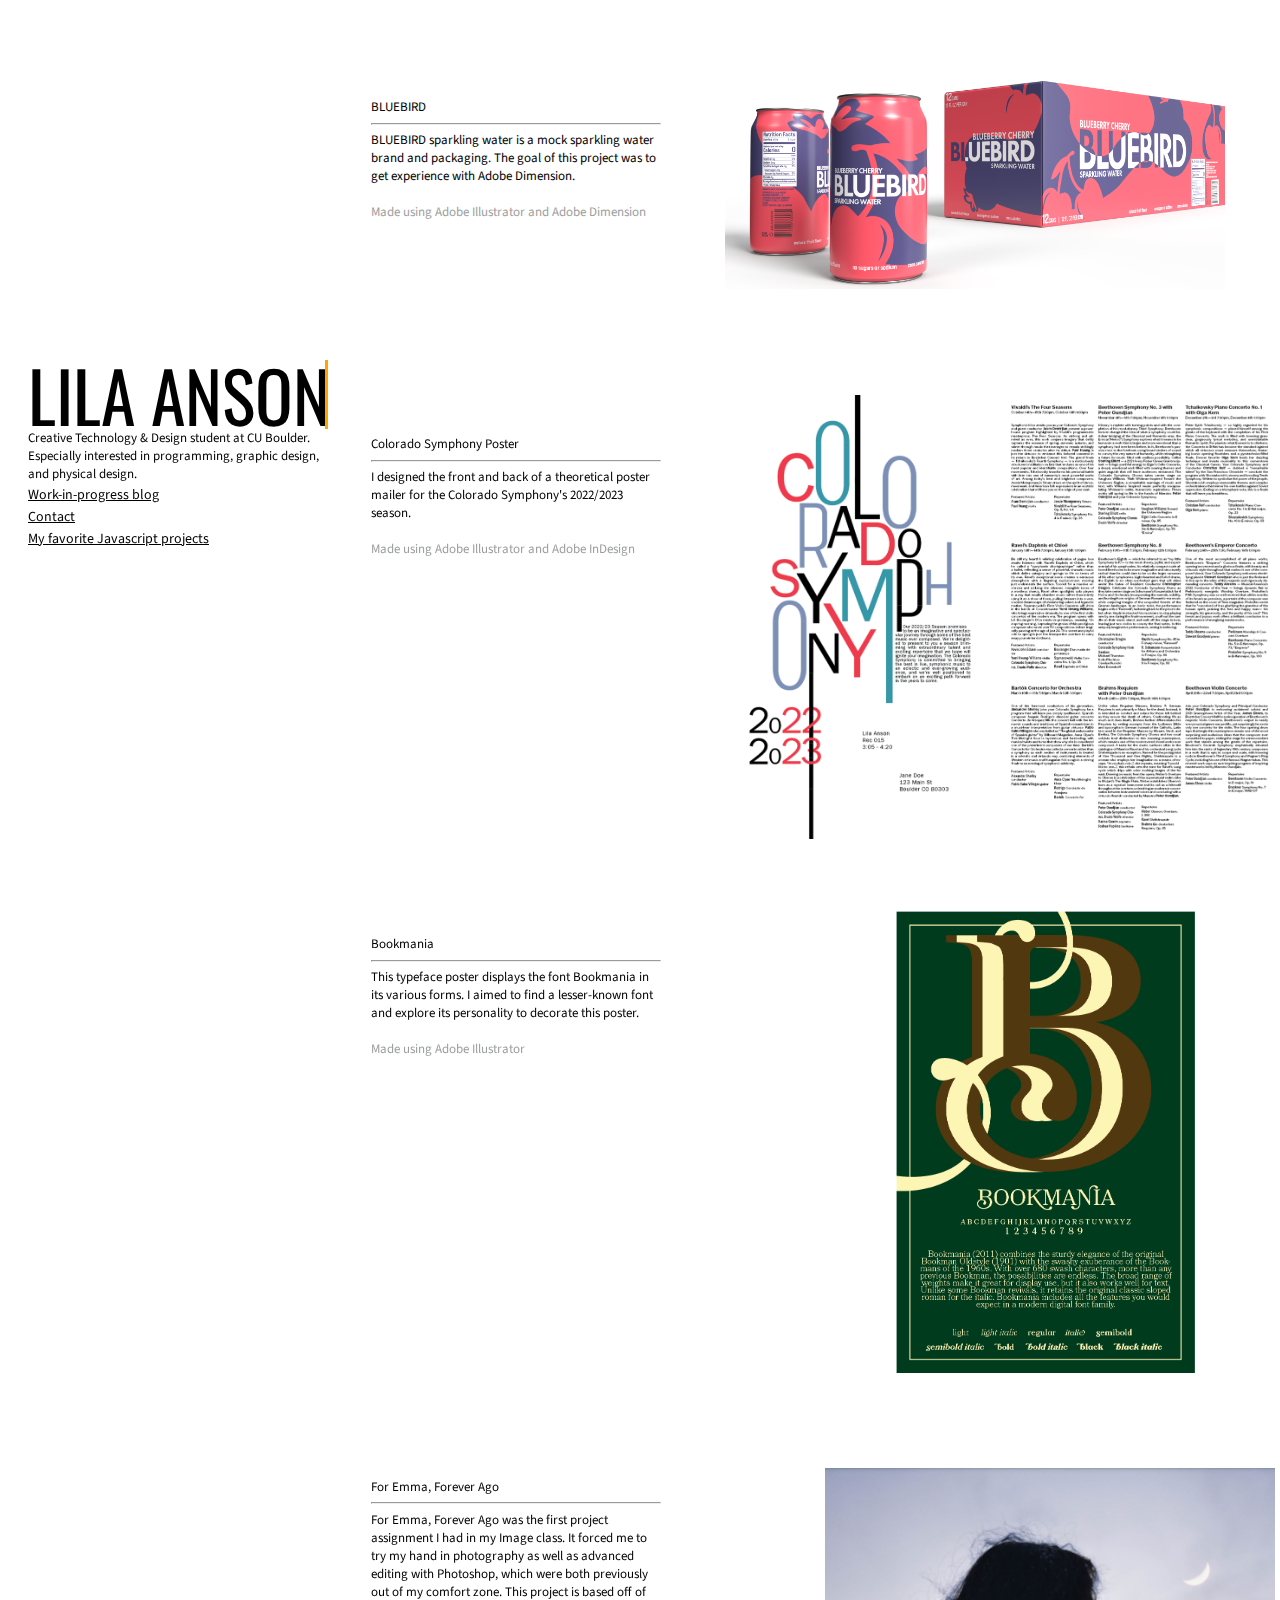
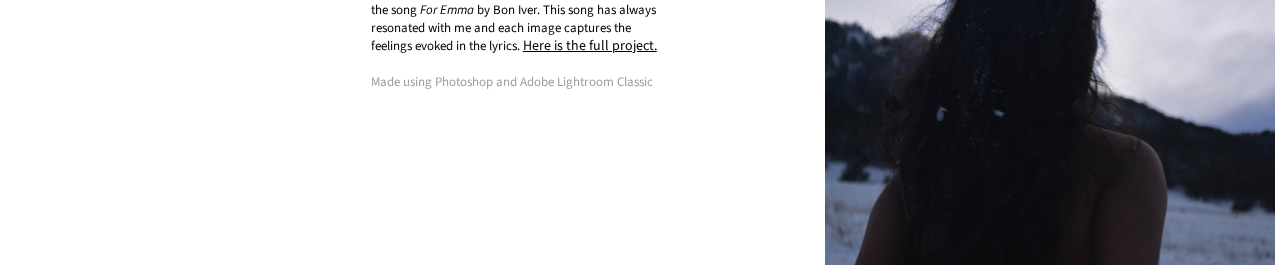
<file: index.html>
<!DOCTYPE html>
<html lang="en">
<head>
    <meta charset="UTF-8">
    <meta http-equiv="X-UA-Compatible" content="IE=edge">
    <meta name="viewport" content="width=device-width, initial-scale=1.0">
    <title>Lila Anson</title>
    <link rel="stylesheet" href="/my-website/index.css">
    <link href="https://fonts.googleapis.com/css2?family=Pathway+Extreme&family=Press+Start+2P&family=Oswald:wght@300&family=Quicksand&family=Source+Sans+Pro&display=swap" rel="stylesheet">
    <script src="/my-website/index.js" defer></script>
</head>
<body>
    <div class="content">
        <div id="left">
            <p id="name">LILA ANSON</p>
            <p id="bio">Creative Technology & Design student at CU Boulder. Especially interested in programming, graphic design, and physical design.</p>
            <div class="navbar">
                <a href="https://la331177.wixsite.com/mysite/work-in-progress-blog">Work-in-progress blog</a><br>
                <a href="/my-website/website-page3.html">Contact</a><br>
                <a id="dropDown" class="hidden"><u>My favorite Javascript projects</u></a>
                <div id="dropDowns">
                    <a href="https://lilaanson.github.io/wa/wa13.html" id="dropDown1" class="noUnderline">A Terrible Volume Slider</a><br>
                    <a href="https://lilaanson.me/js/js-midterm-2/js-midterm-2.html" id="dropDown2" class="noUnderline">DO NOT LEAVE - work in progress</a>
                </div>
            </div>
        </div>
        <div id="description1">
            <p>BLUEBIRD</p>
            <hr>
            <p>BLUEBIRD sparkling water is a mock sparkling water brand and packaging. The goal of this project was to get experience with Adobe Dimension.</p>
            <br>
            <p class="madeWith">Made using Adobe Illustrator and Adobe Dimension</p>
        </div>
        <div id="image1">
            <img id="bluebird" src="/img/bluebird.png" alt="bluebird sparkling water cans and box">
        </div>
        <div id="description2">
            <p>Colorado Symphony Poster</p>
            <hr>
            <p>I designed the front and back of a theoretical poster mailer for the Colorado Symphony's 2022/2023 season.</p>
            <br>
            <p class="madeWith">Made using Adobe Illustrator and Adobe InDesign</p>
        </div>
        <div id="image2">
            <img id="cs" src="/img/cs.png" alt="colorado symphony poster">
        </div>
        <div id="description3">
            <p>Bookmania</p>
            <hr>
            <p>This typeface poster displays the font Bookmania in its various forms. I aimed to find a lesser-known font and explore its personality to decorate this poster.</p>
            <br>
            <p class="madeWith">Made using Adobe Illustrator</p>
        </div>
        <div id="image3">
            <img id="bookmania" src="/img/bookmania.png" alt="typeface poster for bookmania font">
        </div>
        <div id="description4">
            <p>For Emma, Forever Ago</p>
            <hr>
            <p>For Emma, Forever Ago was the first project assignment I had in my Image class. It forced me to try my hand in photography as well as advanced editing with Photoshop, which were both previously out of my comfort zone. This project is based off of the song <i>For Emma</i> by Bon Iver. This song has always resonated with me and each image captures the feelings evoked in the lyrics. <a href="/my-website/website-page2.html">Here is the full project.</a>
            </p>
            <br>
            <p class="madeWith">Made using Photoshop and Adobe Lightroom Classic</p>
        </div>
        <div id="image4">
            <img id="forEmma" src="/img/forEmma.jpg">
        </div>
    </div>
</body>
</html>
</file>
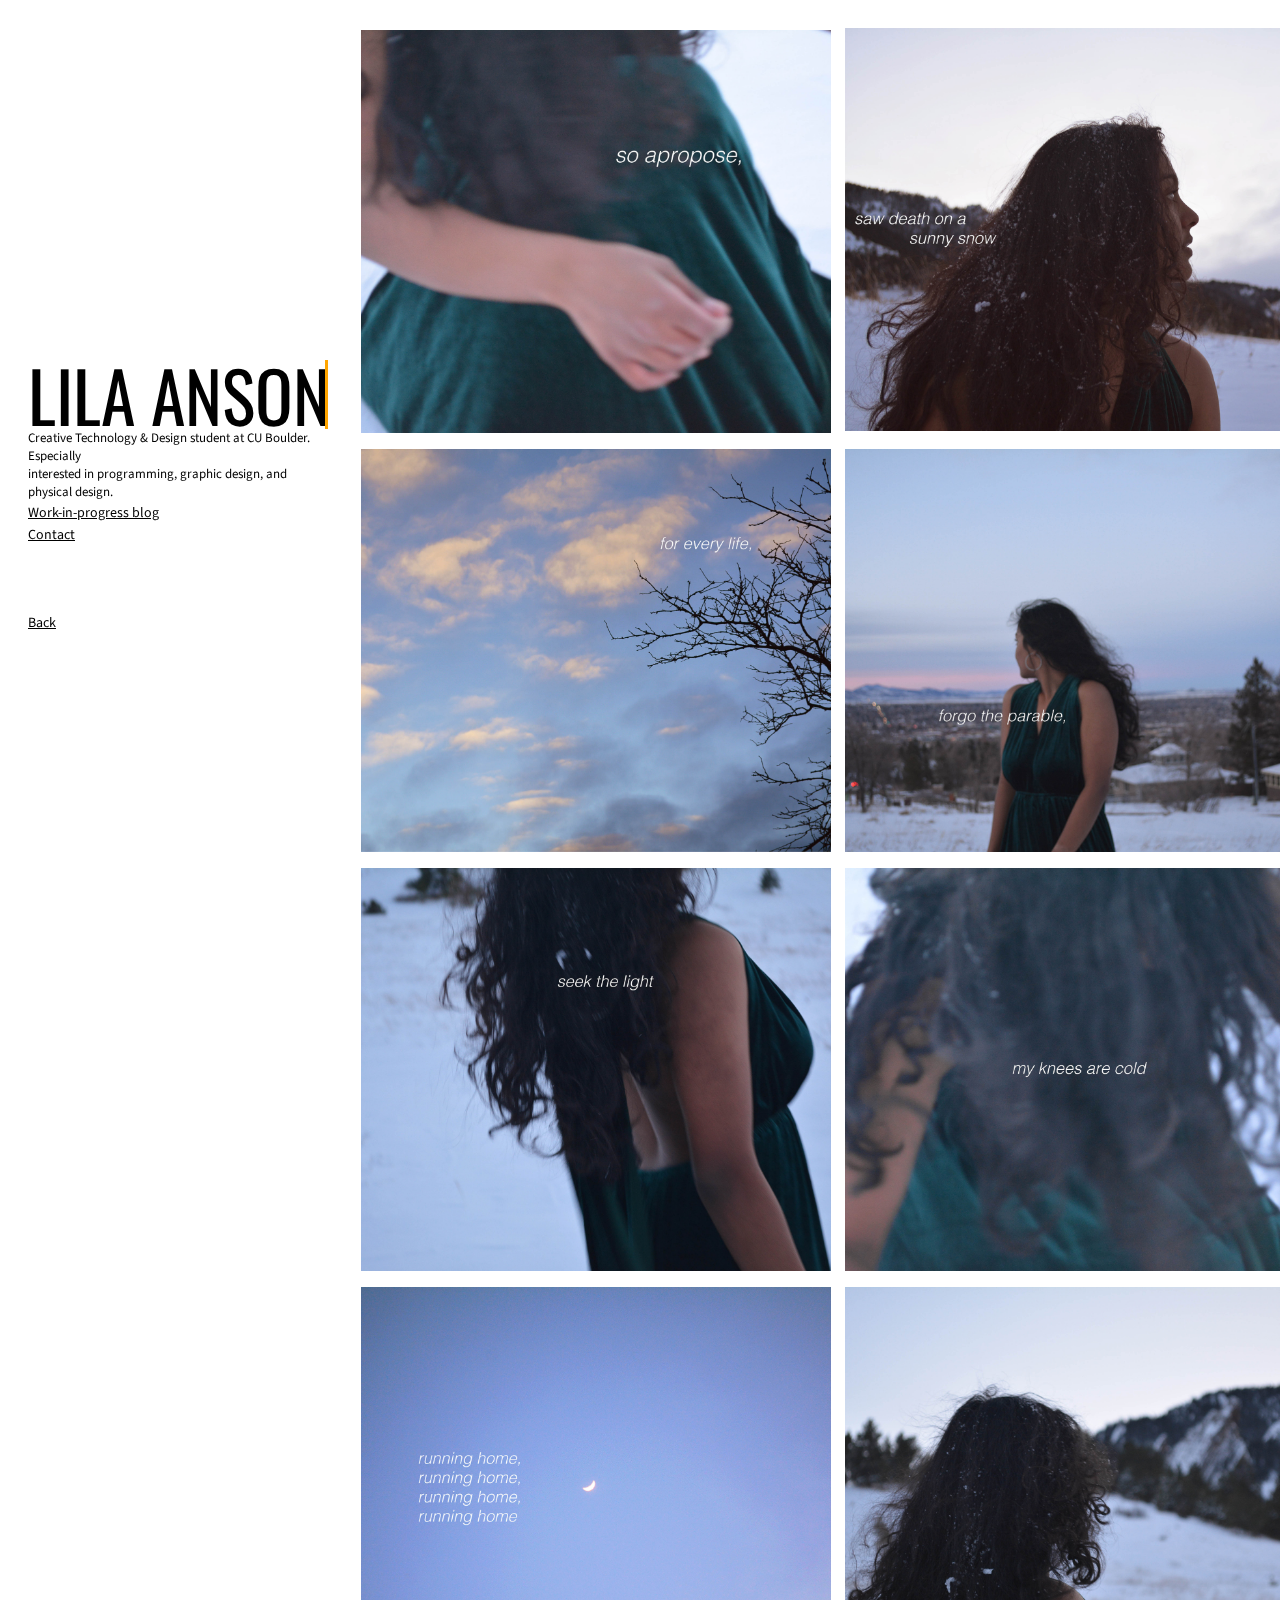
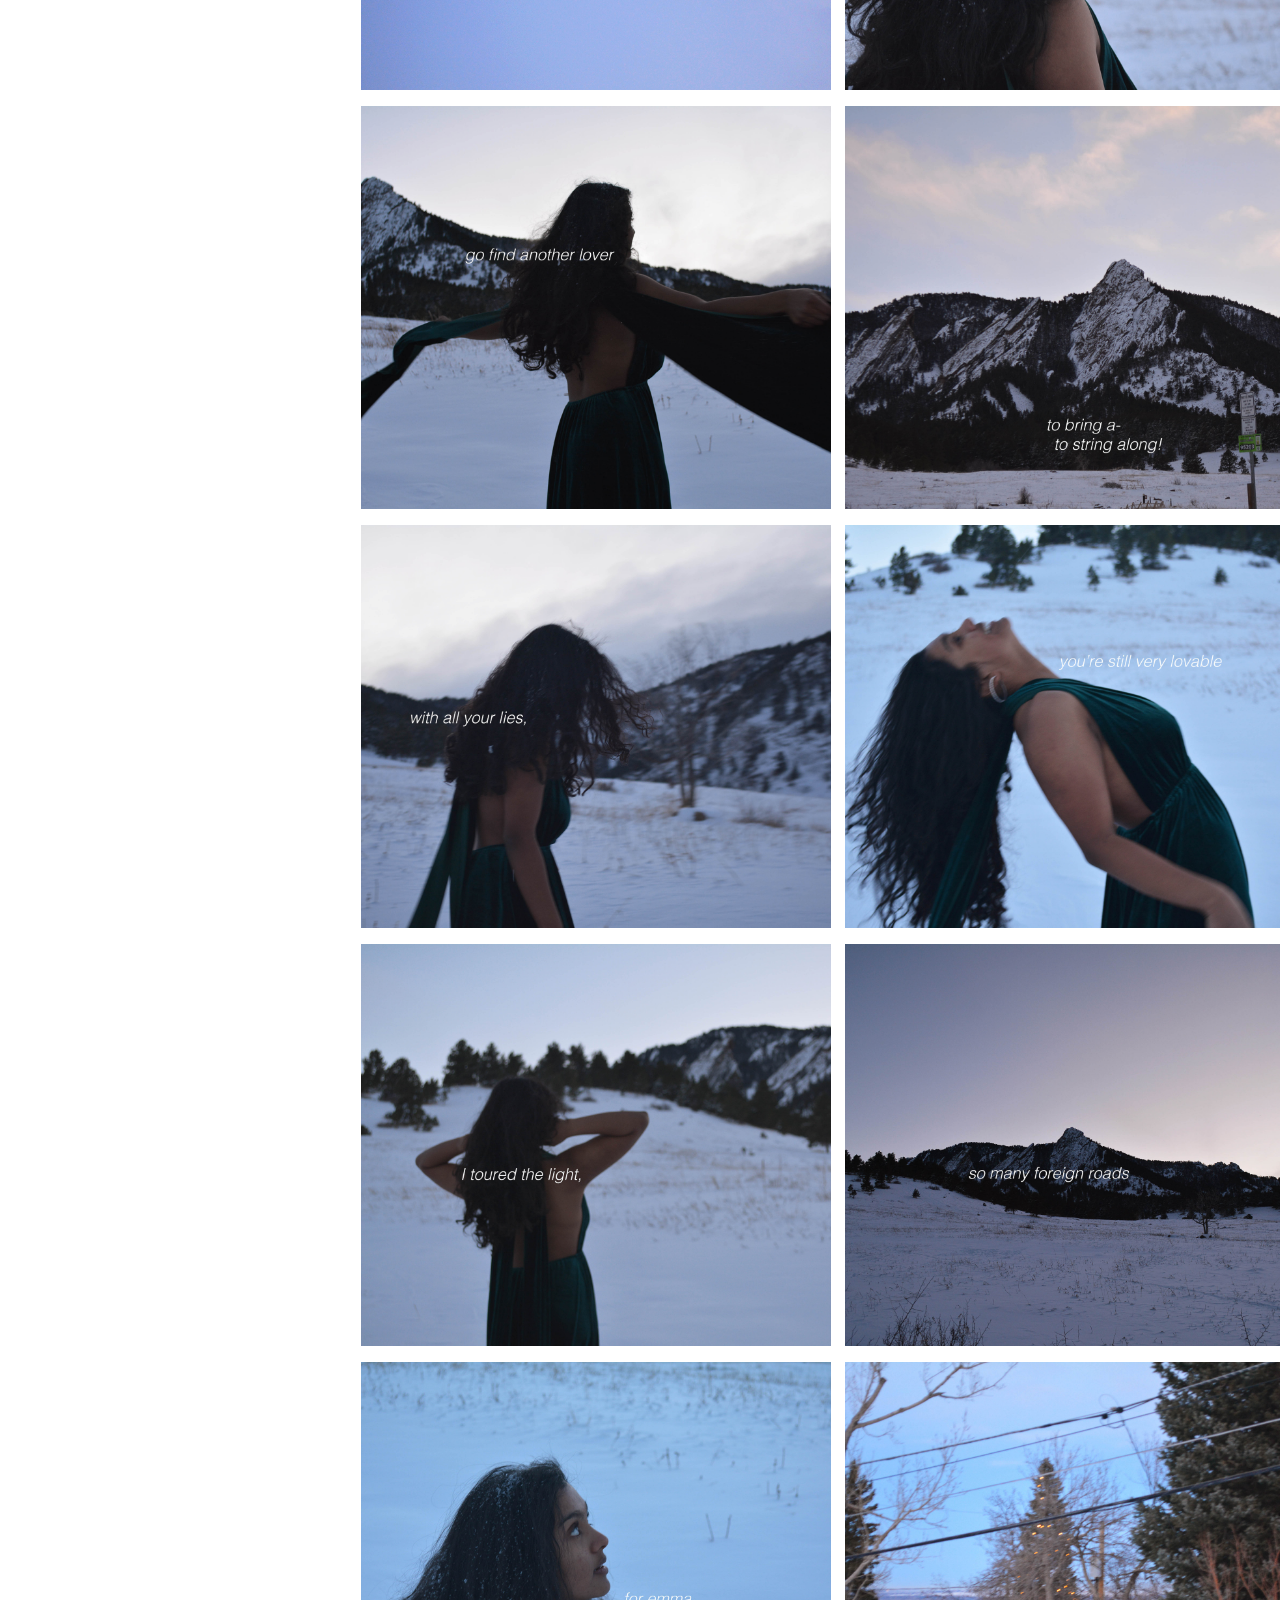
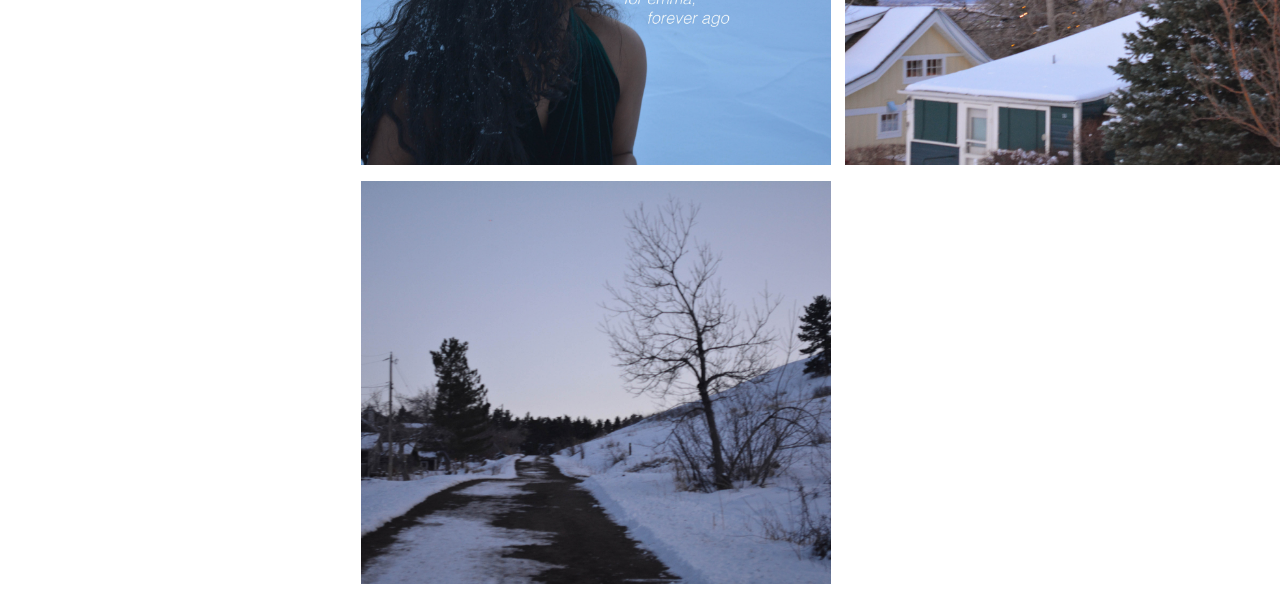
<file: my-website/website-page2.html>
<!DOCTYPE html>
<html lang="en">
<head>
    <meta charset="UTF-8">
    <meta http-equiv="X-UA-Compatible" content="IE=edge">
    <meta name="viewport" content="width=device-width, initial-scale=1.0">
    <title>Lila Anson</title>
    <link rel="stylesheet" href="/my-website/index.css">
    <link href="https://fonts.googleapis.com/css2?family=Pathway+Extreme&family=Press+Start+2P&family=Oswald:wght@300&family=Quicksand&family=Source+Sans+Pro&display=swap" rel="stylesheet">
    <script src="/my-website/index.js" defer></script>
</head>
<body>
    <div class="content">
        <div id="left">
            <p id="name">LILA ANSON</p>
            <p id="bio">Creative Technology & Design student at CU Boulder. Especially <br>interested in programming, graphic design, and physical design.</p>
            <div class="navbar">
                <a href="https://la331177.wixsite.com/mysite/work-in-progress-blog">Work-in-progress blog</a><br>
                <a href="/my-website/website-page3.html">Contact</a><br><br><br><br>
                <a href="/index.html">Back</a>
            </div>
        </div>
        <div id="one">
            <br>
            <img class="pic" src="/img/testingSaving/one.jpg">
        </div>
        <div id="two">
            <img class="pic" src="/img/testingSaving/two.jpg">
        </div>
        <div id="three">
            <img class="pic" src="/img/testingSaving/three.jpg">
        </div>
        <div id="four">
            <img class="pic" src="/img/testingSaving/four.jpg">
        </div>
        <div id="five">
            <img class="pic" src="/img/testingSaving/five.jpg">
        </div>
        <div id="six">
            <img class="pic" src="/img/testingSaving/six.jpg">
        </div>
        <div id="seven">
            <img class="pic" src="/img/testingSaving/seven.jpg">
        </div>
        <div id="eight">
            <img class="pic" src="/img/testingSaving/eight.jpg">
        </div>
        <div id="nine">
            <img class="pic" src="/img/testingSaving/nine.jpg">
        </div>
        <div id="ten">
            <img class="pic" src="/img/testingSaving/ten.jpg">
        </div>
        <div id="eleven">
            <img class="pic" src="/img/testingSaving/eleven.jpg">
        </div>
        <div id="twelve">
            <img class="pic" src="/img/testingSaving/twelve.jpg">
        </div>
        <div id="thirteen">
            <img class="pic" src="/img/testingSaving/thirteen.jpg">
        </div>
        <div id="fourteen">
            <img class="pic" src="/img/testingSaving/fourteen.jpg">
        </div>
        <div id="fifteen">
            <img class="pic" src="/img/testingSaving/fifteen.jpg">
        </div>
        <div id="sixteen">
            <img class="pic" src="/img/testingSaving/sixteen.jpg">
        </div>
        <div id="seventeen">
            <img class="pic" src="/img/testingSaving/seventeen.jpg">
        </div>
    </div>
</body>
</html>
</file>
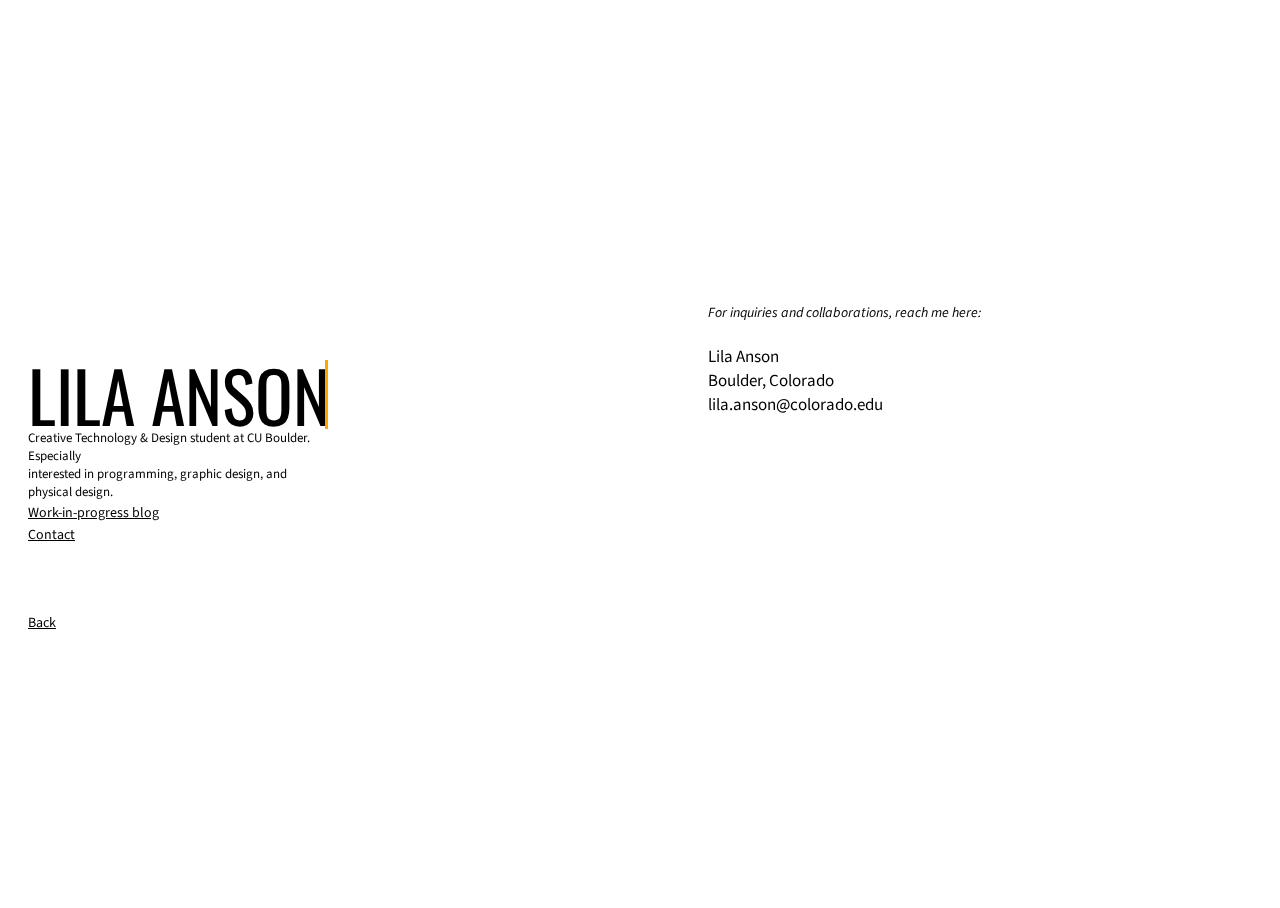
<file: my-website/website-page3.html>
<!DOCTYPE html>
<html lang="en">
<head>
    <meta charset="UTF-8">
    <meta http-equiv="X-UA-Compatible" content="IE=edge">
    <meta name="viewport" content="width=device-width, initial-scale=1.0">
    <title>Lila Anson</title>
    <link rel="stylesheet" href="/my-website/index.css">
    <link href="https://fonts.googleapis.com/css2?family=Pathway+Extreme&family=Press+Start+2P&family=Oswald:wght@300&family=Quicksand&family=Source+Sans+Pro&display=swap" rel="stylesheet">
    <script src="/my-website/index.js" defer></script>
</head>
<body>
    <div class="content">
        <div id="left">
            <p id="name">LILA ANSON</p>
            <p id="bio">Creative Technology & Design student at CU Boulder. Especially <br>interested in programming, graphic design, and physical design.</p>
            <div class="navbar">
                <a href="https://la331177.wixsite.com/mysite/work-in-progress-blog">Work-in-progress blog</a><br>
                <a href="/my-website/website-page3.html">Contact</a><br><br><br><br>
                <a href="/index.html">Back</a>
            </div>
        </div>
        <div id="contactInfo">
            <p id="forInq"><i>For inquiries and collaborations, reach me here:</i></p><br>
            <p id="actualContact">Lila Anson<br>Boulder, Colorado<br>lila.anson@colorado.edu</p>
        </div>
    </div>
</body>
</html>
</file>
<file: my-website/index.css>
body {
    font-family:"Source Sans Pro";
    min-height: 100%;
    height: 100%;
    overflow-x: hidden;
}
p {
    margin:0;
}
.content{
    position:absolute;
    display:grid;
    grid-auto-columns: 21% 25% 20%;
    column-gap: 5%;
    row-gap: 0px;
    height:100%;
    width:100%;
}
#left{
    padding: 0 0 0 20px;
    top: 40%;
    position:fixed;
    width: 350px;
}
#contactInfo{
    margin:auto;
    top:270px;
    padding: 25px 500px 50px 700px;
    position: absolute;
    width: 470px;
}
#forInq{
    font-size:14px;
}
#actualContact{
    font-family: "Source Sans Pro";
    font-size: 17px;
}
#description1{
    position:relative;
    grid-column:2;
    grid-row:1;
    padding: 90px 0px 0px 30px;
    font-size:13px;

}
#image1{
    position:relative;
    grid-column: 3;
    grid-row: 1;
}
#description2{
    position:relative;
    grid-column:2;
    grid-row:2;
    padding: 90px 0px 0px 30px;
    font-size:13px;
}
#image2{
    position:relative;
    grid-column: 3;
    grid-row: 2;
}
#description3{
    position:relative;
    grid-column:2;
    grid-row:3;
    padding: 90px 0px 0px 30px;
    font-size:13px;
}
#image3{
    position:relative;
    grid-column: 3;
    grid-row: 3;
}
#description4{
    position:relative;
    grid-column: 2;
    grid-row: 4;
    padding: 10px 0px 0px 30px;
    font-size:13px;
}
#image4{
    position:relative;
    grid-column:3;
    grid-row:4;
}
/* #name {
    font-size: 83px;
    font-family: "Oswald";
    font-family: "Press Start 2P";
    font-size: 34.5px;} */
#name {
    line-height: 98%;
    font-size: 83px;
    font-family: "Oswald";
    overflow: hidden; /* Ensures the content is not revealed until the animation */
    border-right: .05em solid orange; /* The typwriter cursor */
    white-space: nowrap; /* Keeps the content on a single line */
    margin: 0 auto; /* Gives that scrolling effect as the typing happens */
    letter-spacing: 0em; /* Adjust as needed */
    animation: 
      typing 3.0s steps(40, end),
      blink-caret .75s step-end infinite;
  }
  
  /* The typing effect */
@keyframes typing {
    from { width: 0 }
    to { width: 100% }
}
  
  /* The typewriter cursor effect */
@keyframes blink-caret {
    from, to { border-color: transparent }
    50% { border-color: orange; }
}

#bio {
    font-size: 13px;
    width: 380px;
}
a {
    font-size: 14px;
    color:black;
    line-height: 70%;
}
a:hover{
    color:#9c9e9e;
}
.noUnderline {
    text-decoration: none;
}
#dropDowns{
    visibility: hidden;
}
ul {
    list-style: none;
}
#fakeLink{
    font-size:14px;
    color:black;
}
#bluebird {
    width:500px;
    padding: 0px 0px 50px 0px;
    left: 0px;
}
#cs {
    width:550px;
    padding: 50px 0px 0px 00px;
}

#bookmania {
    width:600px;
    padding: 50px 00px 0px 00px;
}
#forEmma{
    width:450px;
    padding: 0px 0px 0px 100px;
}
.madeWith{
    color: #9c9e9e;
}
#one{
    grid-column: 2;
    grid-row: 1;
    padding: 0px 5px 5px 20px;
}
#two{
    grid-column: 3;
    grid-row: 1;
    padding: 20px 5px 5px 120px;
}
#three{
    grid-column: 2;
    grid-row: 2;
    padding: 5px 5px 5px 20px;
}
#four{
    grid-column: 3;
    grid-row: 2;
    padding: 5px 5px 5px 120px;
}
#five{
    grid-column: 2;
    grid-row: 3;
    padding: 5px 5px 5px 20px;
}
#six{
    grid-column: 3;
    grid-row: 3;
    padding: 5px 5px 5px 120px;
}
#seven{
    grid-column: 2;
    grid-row: 4;
    padding: 5px 5px 5px 20px;
}
#eight{
    grid-column: 3;
    grid-row: 4;
    padding: 5px 5px 5px 120px;
}
#nine{
    grid-column: 2;
    grid-row: 5;
    padding: 5px 5px 5px 20px;
}
#ten{
    grid-column: 3;
    grid-row: 5;
    padding: 5px 5px 5px 120px;
}
#eleven{
    grid-column: 2;
    grid-row: 6;
    padding: 5px 5px 5px 20px;
}
#twelve{
    grid-column: 3;
    grid-row: 6;
    padding: 5px 5px 5px 120px;
}
#thirteen{
    grid-column: 2;
    grid-row: 7;
    padding: 5px 5px 5px 20px;
}
#fourteen{
    grid-column: 3;
    grid-row: 7;
    padding: 5px 5px 5px 120px;
}
#fifteen{
    grid-column: 2;
    grid-row: 8;
    padding: 5px 5px 5px 20px;
}
#sixteen{
    grid-column: 3;
    grid-row: 8;
    padding: 5px 5px 5px 120px;
}
#seventeen{
    grid-column: 2;
    grid-row: 9;
    padding: 5px 5px 0px 20px;
}

.pic{
    width: 470px;
}

#dropDown{
    line-height:100%;
}

#dropDown:hover{
    cursor:pointer;
}

@media only screen and (max-width: 1344px) {
    #name {
        font-size: 70px;
        font-family: "Oswald";
        overflow: hidden; /* Ensures the content is not revealed until the animation */
        border-right: .05em solid orange; /* The typwriter cursor */
        white-space: nowrap; /* Keeps the content on a single line */
        margin: 0 auto; /* Gives that scrolling effect as the typing happens */
        letter-spacing: 0em; /* Adjust as needed */
        animation: 
          typing 3.0s steps(40, end),
          blink-caret .75s step-end infinite;
      }
      
      /* The typing effect */
    @keyframes typing {
        from { width: 0 }
        to { width: 100% }
    }
      
      /* The typewriter cursor effect */
    @keyframes blink-caret {
        from, to { border-color: transparent }
        50% { border-color: orange; }
    }
    
    #bio {
        font-size: 13px;
        width: 300px;
    }
    #left{
        width: 300px;
    }

}


@media only screen and (max-width: 1150px) {
    #name {
        font-size: 54px;
        font-family: "Oswald";
        overflow: hidden; /* Ensures the content is not revealed until the animation */
        border-right: .05em solid orange; /* The typwriter cursor */
        white-space: nowrap; /* Keeps the content on a single line */
        margin: 0 auto; /* Gives that scrolling effect as the typing happens */
        letter-spacing: 0em; /* Adjust as needed */
        animation: 
          typing 3.0s steps(40, end),
          blink-caret .75s step-end infinite;
      }
      
      /* The typing effect */
    @keyframes typing {
        from { width: 0 }
        to { width: 100% }
    }
      
      /* The typewriter cursor effect */
    @keyframes blink-caret {
        from, to { border-color: transparent }
        50% { border-color: orange; }
    }
    
    #bio {
        font-size: 13px;
        width: 230px;
    }
    #left{
        width: 230px;
    }

}
</file>
